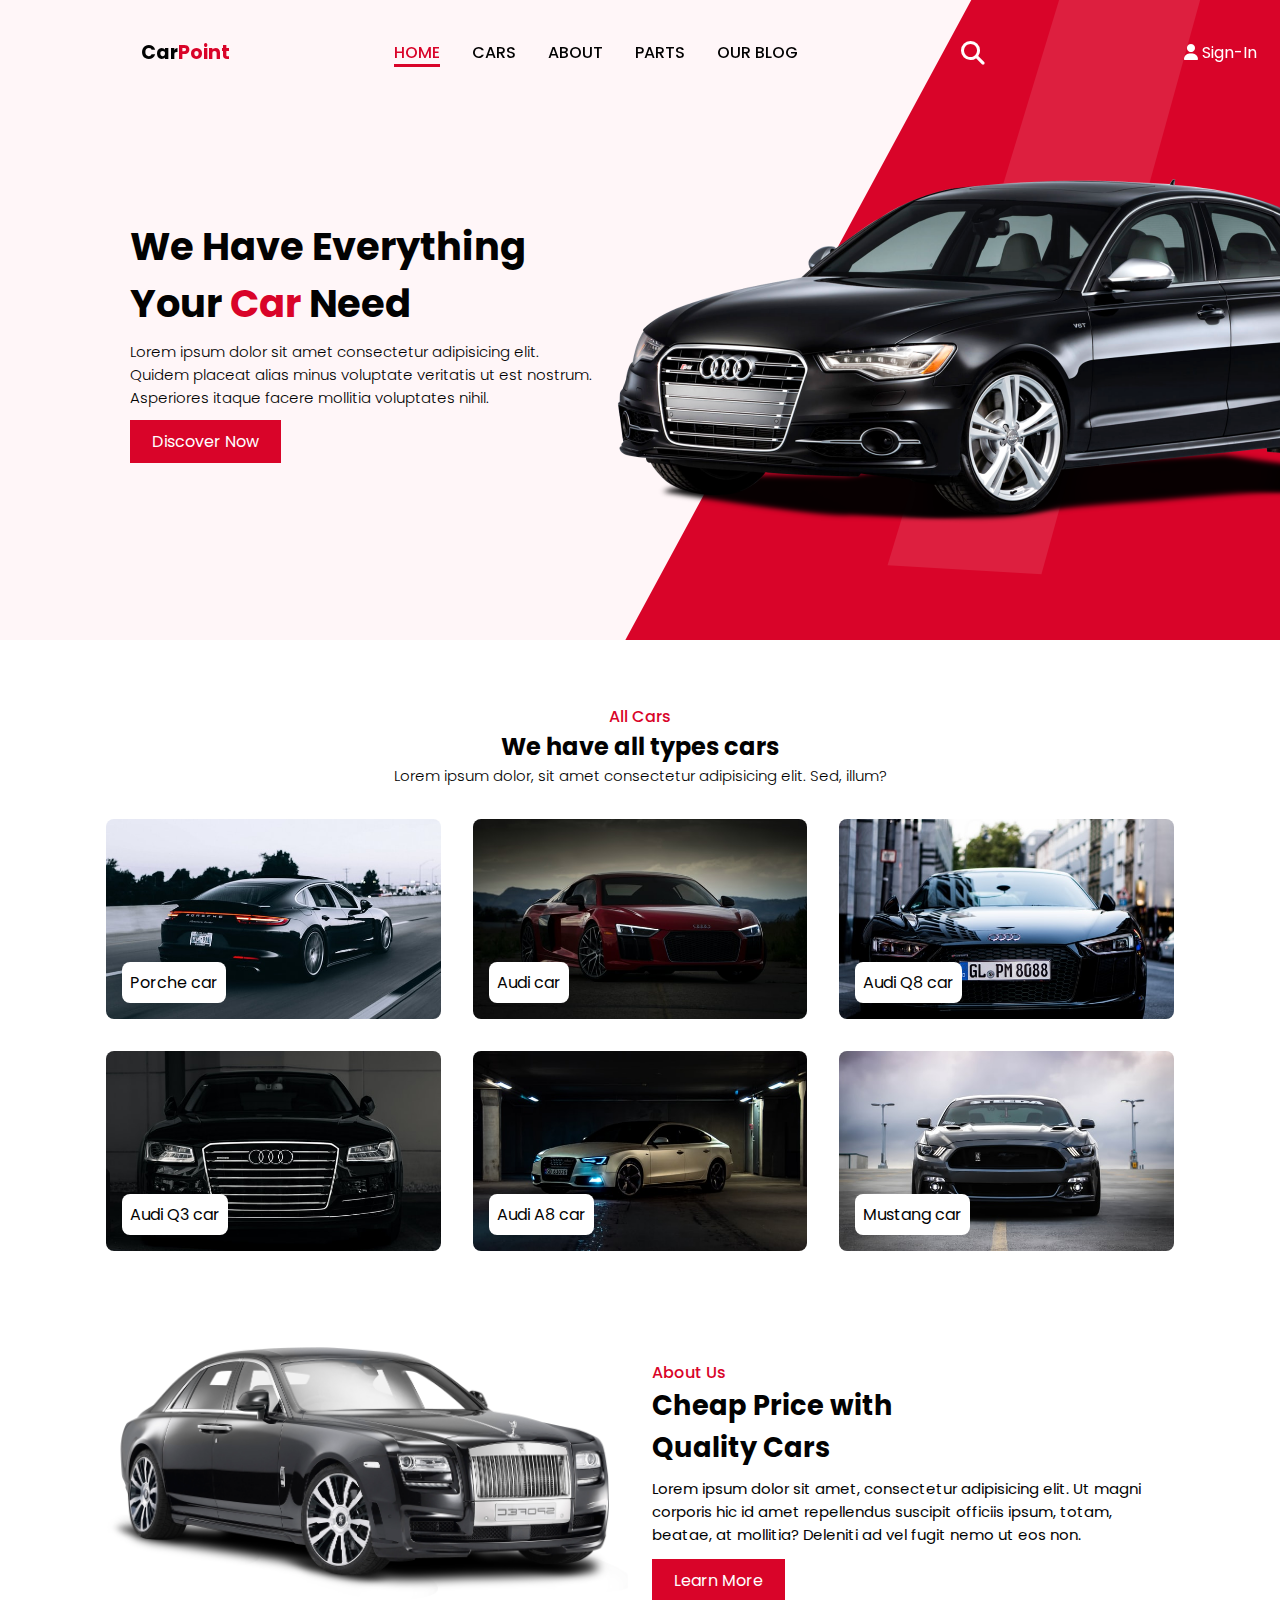
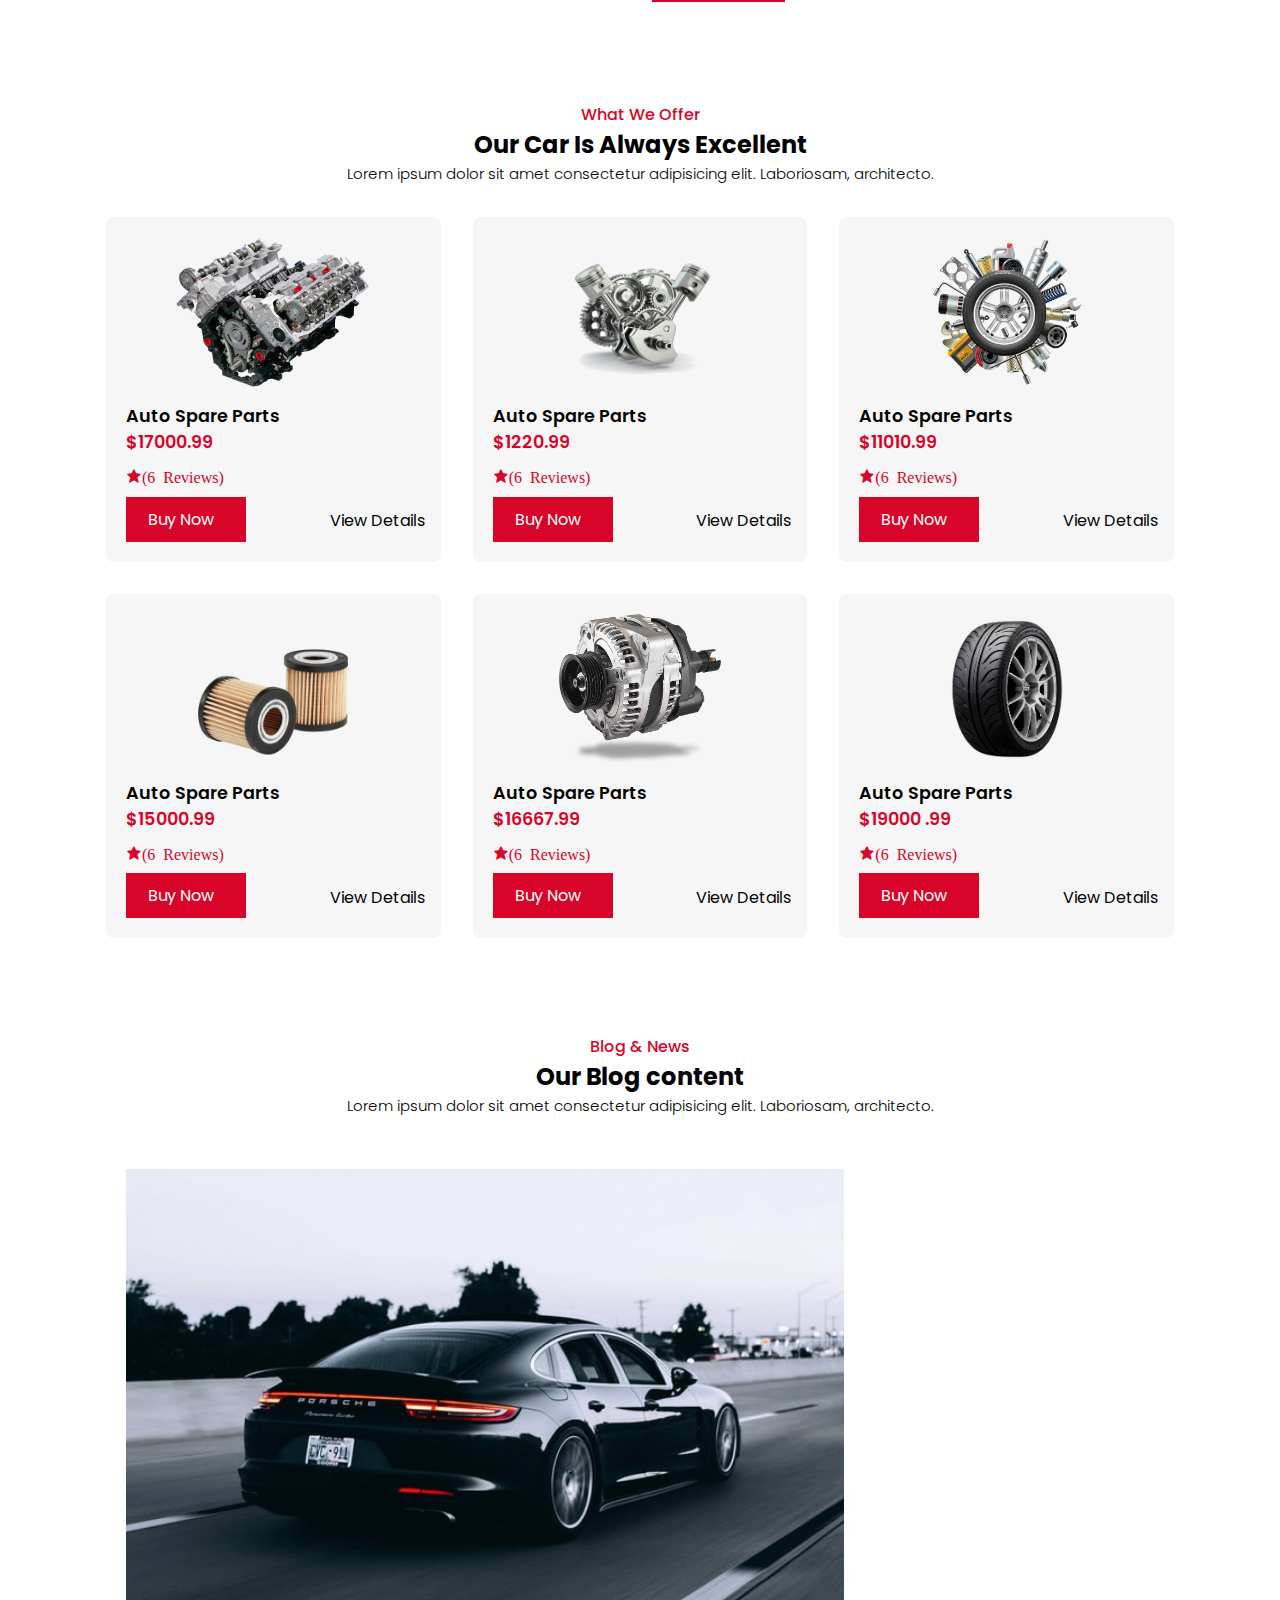
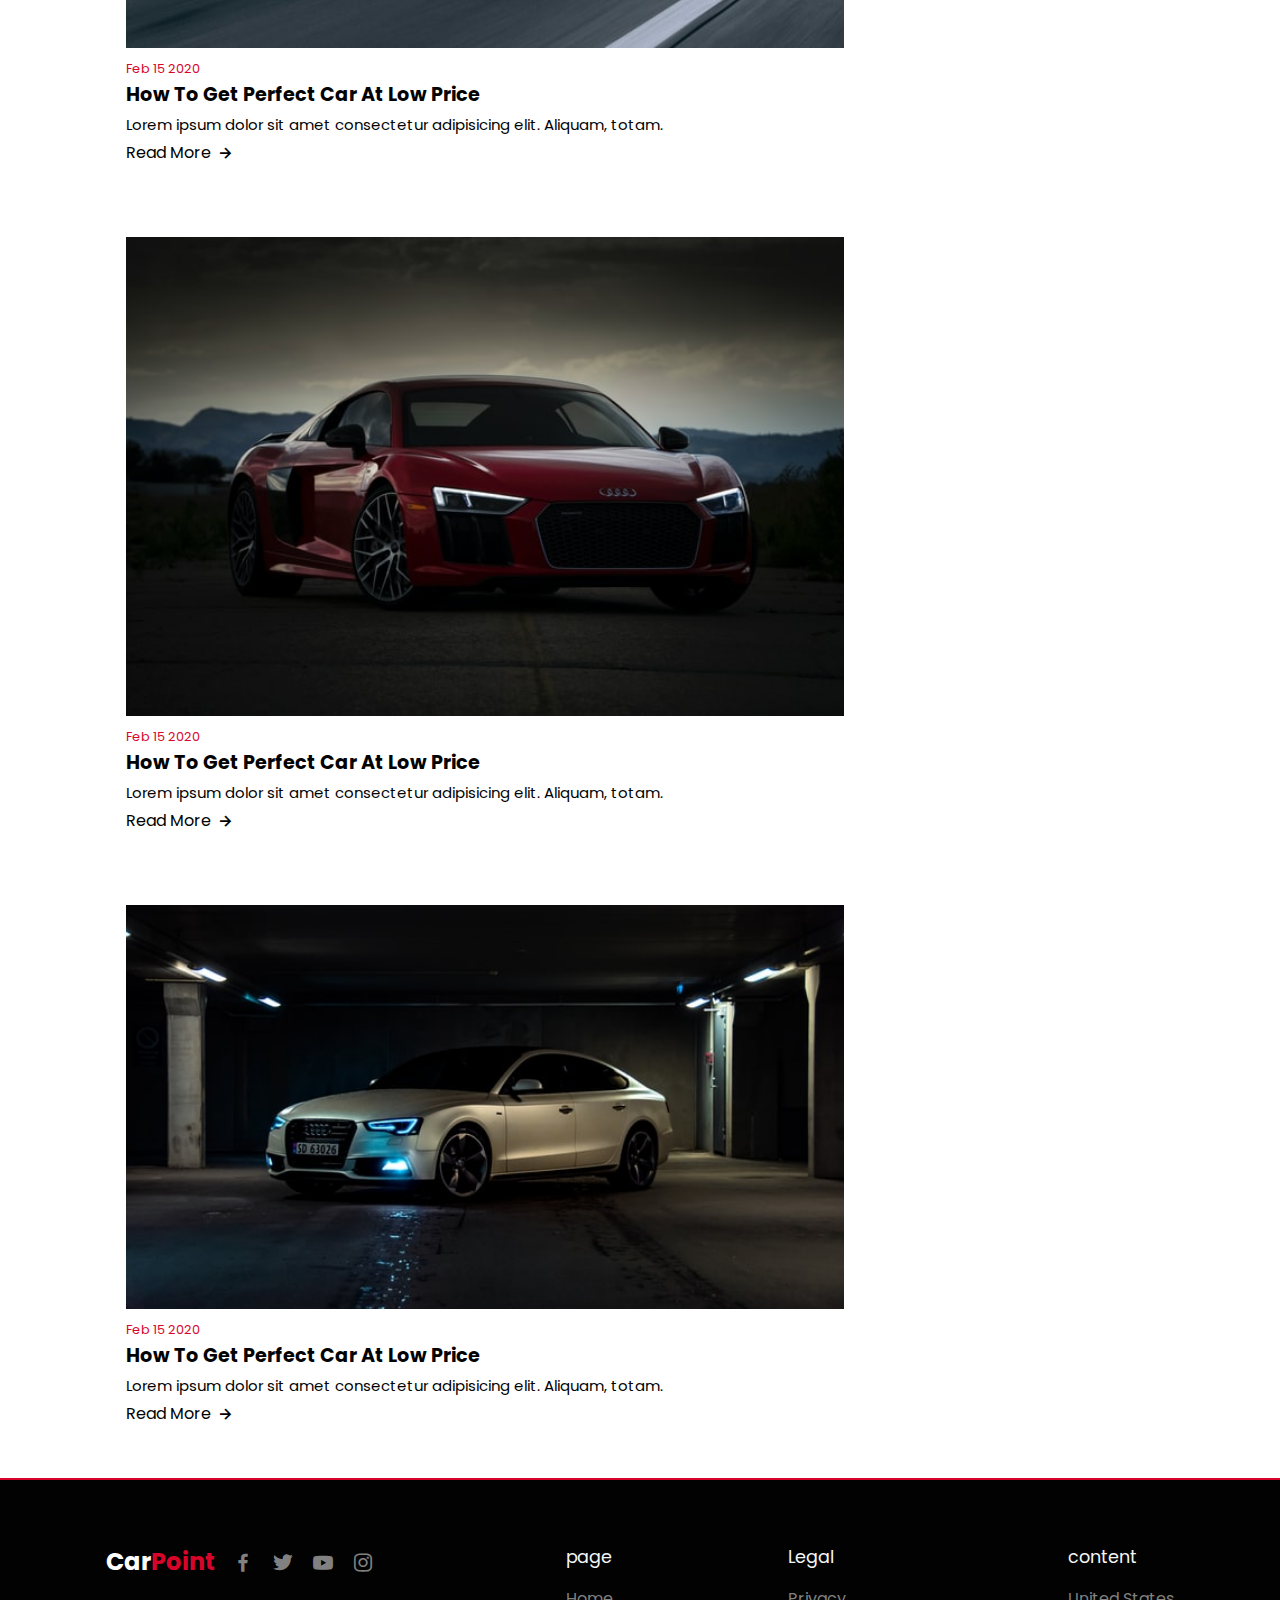
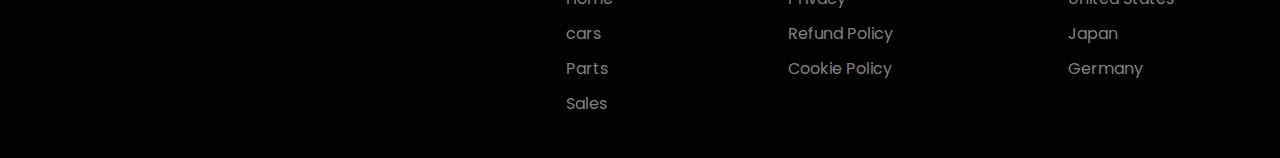
<file: index.html>
<!DOCTYPE html>
<html lang="en">

<head>
    <meta charset="UTF-8">
    <meta name="viewport" content="width=device-width, initial-scale=1.0">
    <title>Car sale website</title>
    <link rel="stylesheet" href="style.css">
    <!--Box icon-->
    <link href='https://unpkg.com/boxicons@2.1.4/css/boxicons.min.css' rel='stylesheet'>
    <link rel="stylesheet" href=" https://cdnjs.cloudflare.com/ajax/libs/font-awesome/6.5.1/css/all.min.css">
    <!-- <link rel="stylesheet" href="/bootstrap.min.css"> -->

</head>

<body>
    <!--Navbar-->
    <header>
        <!--Nav container-->
        <div class="nav container">
            <!--Manu icon-->
            <i class='bx bx-menu' id="menu-icon"></i>
            <!--Logo-->
            <a href="#" class="logo">Car<span>Point</span></a>
            <!--Nav list-->
            <ul class="navbar">
                <li><a href="#Home" class="active">Home</a></li>
                <li><a href="#Cars">Cars</a></li>
                <li><a href="#about">About</a></li>
                <li><a href="#Parts">Parts</a></li>
                <li><a href="#blog">Our Blog</a></li>


            </ul>
            <!--search icon-->
            <i class="fa fa-search" aria-hidden="true" id="search-icon"></i>
            <!-- <i class="bx bx-search" id="search-icon"></i> -->
            <!--search box-->
            <div class="search-box container">
                <input type="search" name="" id="" placeholder="search here...">
            </div>
            <div class="signin">
                <ul class="nav navbar-nav">
                    <li class="nav-item">
                        <a class="nav-link" href="/signin.html"><span class="fa fa-user"></span> Sign-In</a>
                    </li>
                </ul>
            </div>
        </div>
    </header>
    <!--Home-->
    <section class="home" id="home">
        <div class="home-text">
            <h1>We Have Everything <br>Your <span>Car</span> Need</h1>
            <p>Lorem ipsum dolor sit amet consectetur adipisicing elit. <br> Quidem placeat alias minus voluptate
                veritatis ut est nostrum.<br> Asperiores itaque facere mollitia voluptates nihil.</p>
            <!--Home button-->
            <a href="#" class="btn">Discover Now</a>
        </div>
    </section>

    <!--Cars section-->
    <section class="Cars" id="Cars">
        <div class="heading">
            <span>All Cars</span>
            <h2>We have all types cars</h2>
            <p>Lorem ipsum dolor, sit amet consectetur adipisicing elit. Sed, illum?</p>
        </div>
        <!--car container-->
        <div class="cars-container container">
            <!--box 1-->
            <div class="box">
                <img src="car1.jpg" alt="">
                <h2>Porche car</h2>
            </div>
            <!--box 2-->
            <div class="box">
                <img src="car2.jpg" alt="">
                <h2>Audi car</h2>
            </div>
            <!--box 3-->
            <div class="box">
                <img src="car3.jpg" alt="">
                <h2>Audi Q8 car</h2>
            </div>
            <!--box 4-->
            <div class="box">
                <img src="car4.jpg" alt="">
                <h2>Audi Q3 car</h2>
            </div>
            <!--box 5-->
            <div class="box">
                <img src="car5.jpg" alt="">
                <h2>Audi A8 car</h2>
            </div>
            <!--box 6-->
            <div class="box">
                <img src="car6.jpg" alt="">
                <h2>Mustang car</h2>
            </div>
        </div>
    </section>

    <!--About-->
    <section class="about container" id="about">
        <div class="about-img">
            <img src="img2.png" alt="">
        </div>

        <div class="about-text">
            <span>About Us</span>
            <h2>Cheap Price with <br>Quality Cars</h2>
            <p>Lorem ipsum dolor sit amet, consectetur adipisicing elit. Ut magni corporis hic id amet repellendus
                suscipit officiis ipsum, totam, beatae, at mollitia? Deleniti ad vel fugit nemo ut eos non.</p>

            <!--about button-->
            <a href="#" class="btn">Learn More</a>
        </div>
    </section>

    <!--Parts section-->
    <section class="Parts" id="Parts">
        <div class="heading">
            <span>What We Offer</span>
            <h2>Our Car Is Always Excellent</h2>
            <p>Lorem ipsum dolor sit amet consectetur adipisicing elit. Laboriosam, architecto.</p>
        </div>

        <!--parts container-->
        <div class="Parts-container container">
            <!--box 1-->
            <div class="box">
                <img src="part1.png" alt="">
                <h3>Auto Spare Parts</h3>
                <span>$17000.99</span>
                <i class='bx bxs-star'>(6 Reviews)</i>
                <a href="#" class="btn">Buy Now</a>
                <a href="#" class="details">View Details</a>
            </div>

            <!--box 2-->
            <div class="box">
                <img src="part2.png" alt="">
                <h3>Auto Spare Parts</h3>
                <span>$1220.99</span>
                <i class='bx bxs-star'>(6 Reviews)</i>
                <a href="#" class="btn">Buy Now</a>
                <a href="#" class="details">View Details</a>
            </div>

            <!--box 3-->
            <div class="box">
                <img src="part3.png" alt="">
                <h3>Auto Spare Parts</h3>
                <span>$11010.99</span>
                <i class='bx bxs-star'>(6 Reviews)</i>
                <a href="#" class="btn">Buy Now</a>
                <a href="#" class="details">View Details</a>
            </div>

            <!--box 4-->
            <div class="box">
                <img src="part4.png" alt="">
                <h3>Auto Spare Parts</h3>
                <span>$15000.99</span>
                <i class='bx bxs-star'>(6 Reviews)</i>
                <a href="#" class="btn">Buy Now</a>
                <a href="#" class="details">View Details</a>
            </div>

            <!--box 5-->
            <div class="box">
                <img src="part5.png" alt="">
                <h3>Auto Spare Parts</h3>
                <span>$16667.99</span>
                <i class='bx bxs-star'>(6 Reviews)</i>
                <a href="#" class="btn">Buy Now</a>
                <a href="#" class="details">View Details</a>
            </div>

            <!--box 6-->
            <div class="box">
                <img src="part6.png" alt="">
                <h3>Auto Spare Parts</h3>
                <span>$19000 .99</span>
                <i class='bx bxs-star'>(6 Reviews)</i>
                <a href="#" class="btn">Buy Now</a>
                <a href="#" class="details">View Details</a>
            </div>
        </div>
    </section>

    <!--blog container-->
    <section class="Blog" id="blog">
        <div class="heading">
            <span>Blog & News</span>
            <h2>Our Blog content</h2>
            <p>Lorem ipsum dolor sit amet consectetur adipisicing elit. Laboriosam, architecto.</p>
        </div>

        <div class="blog-container container">
            <!--box 1-->
            <div class="box">
                <img src="car1.jpg" alt="">
                <span>Feb 15 2020</span>
                <h3>How To Get Perfect Car At Low Price</h3>
                <p>Lorem ipsum dolor sit amet consectetur adipisicing elit. Aliquam, totam.</p>
                <a href="#" class="blog-btn">Read More <i class='bx bx-right-arrow-alt'></i></a>
            </div>

            <!--box 2-->
            <div class="box">
                <img src="car2.jpg" alt="">
                <span>Feb 15 2020</span>
                <h3>How To Get Perfect Car At Low Price</h3>
                <p>Lorem ipsum dolor sit amet consectetur adipisicing elit. Aliquam, totam.</p>
                <a href="#" class="blog-btn">Read More <i class='bx bx-right-arrow-alt'></i></a>
            </div>

            <!--box 3-->
            <div class="box">
                <img src="car5.jpg" alt="">
                <span>Feb 15 2020</span>
                <h3>How To Get Perfect Car At Low Price</h3>
                <p>Lorem ipsum dolor sit amet consectetur adipisicing elit. Aliquam, totam.</p>
                <a href="#" class="blog-btn">Read More <i class='bx bx-right-arrow-alt'></i></a>
            </div>
        </div>
    </section>

    <!--Footer-->
    <section class="footer">
        <div class="footer-container container">
            <div class="footer-box">
                <div class="social">
                    <a href="#" class="logo">Car<span>Point</span></a>
                    <a href="#"><i class='bx bxl-facebook'></i></a>
                    <a href="#"><i class='bx bxl-twitter'></i></a>
                    <a href="#"><i class='bx bxl-youtube'></i></a>
                    <a href="#"><i class='bx bxl-instagram'></i></a>
                </div>
            </div>
            <div class="footer-box">
                <h3>page</h3>
                <a href="#">Home</a>
                <a href="#">cars</a>
                <a href="#">Parts</a>
                <a href="#">Sales</a>
            </div>

            <div class="footer-box">
                <h3>Legal</h3>
                <a href="#">Privacy</a>
                <a href="#">Refund Policy</a>
                <a href="#">Cookie Policy</a>
            </div>

            <div class="footer-box">
                <h3>content</h3>
                <p>United States</p>
                <p>Japan</p>
                <p>Germany</p>
            </div>
        </div>
    </section>
    <!--Link js-->
    <script src="main.js"></script>
</body>

</html>
<script src="https://code.jquery.com/jquery-3.2.1.slim.min.js"></script>
<script src="https://cdn.jsdelivr.net/npm/popper.js@1.12.9/dist/umd/popper.min.js"></script>
<script src="https://cdn.jsdelivr.net/npm/bootstrap@4.0.0/dist/js/bootstrap.min.js"></script>
</file>
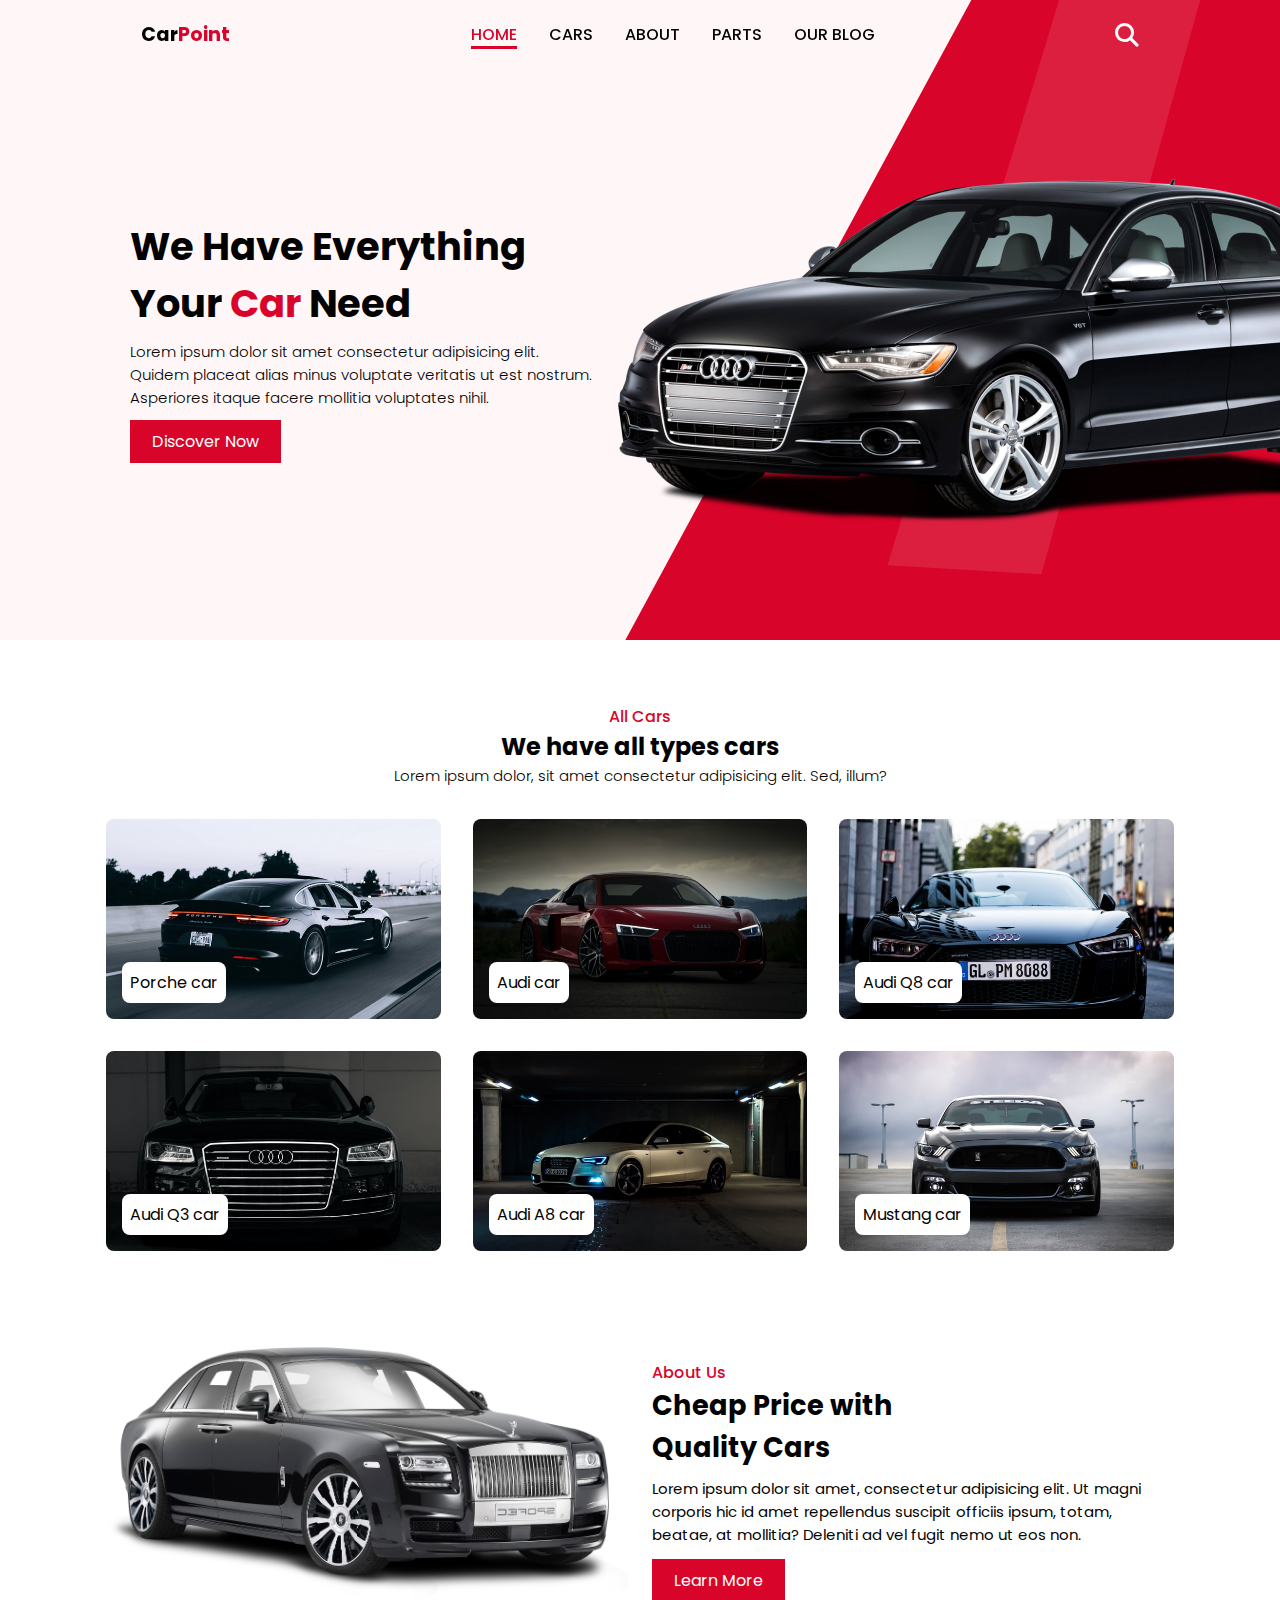
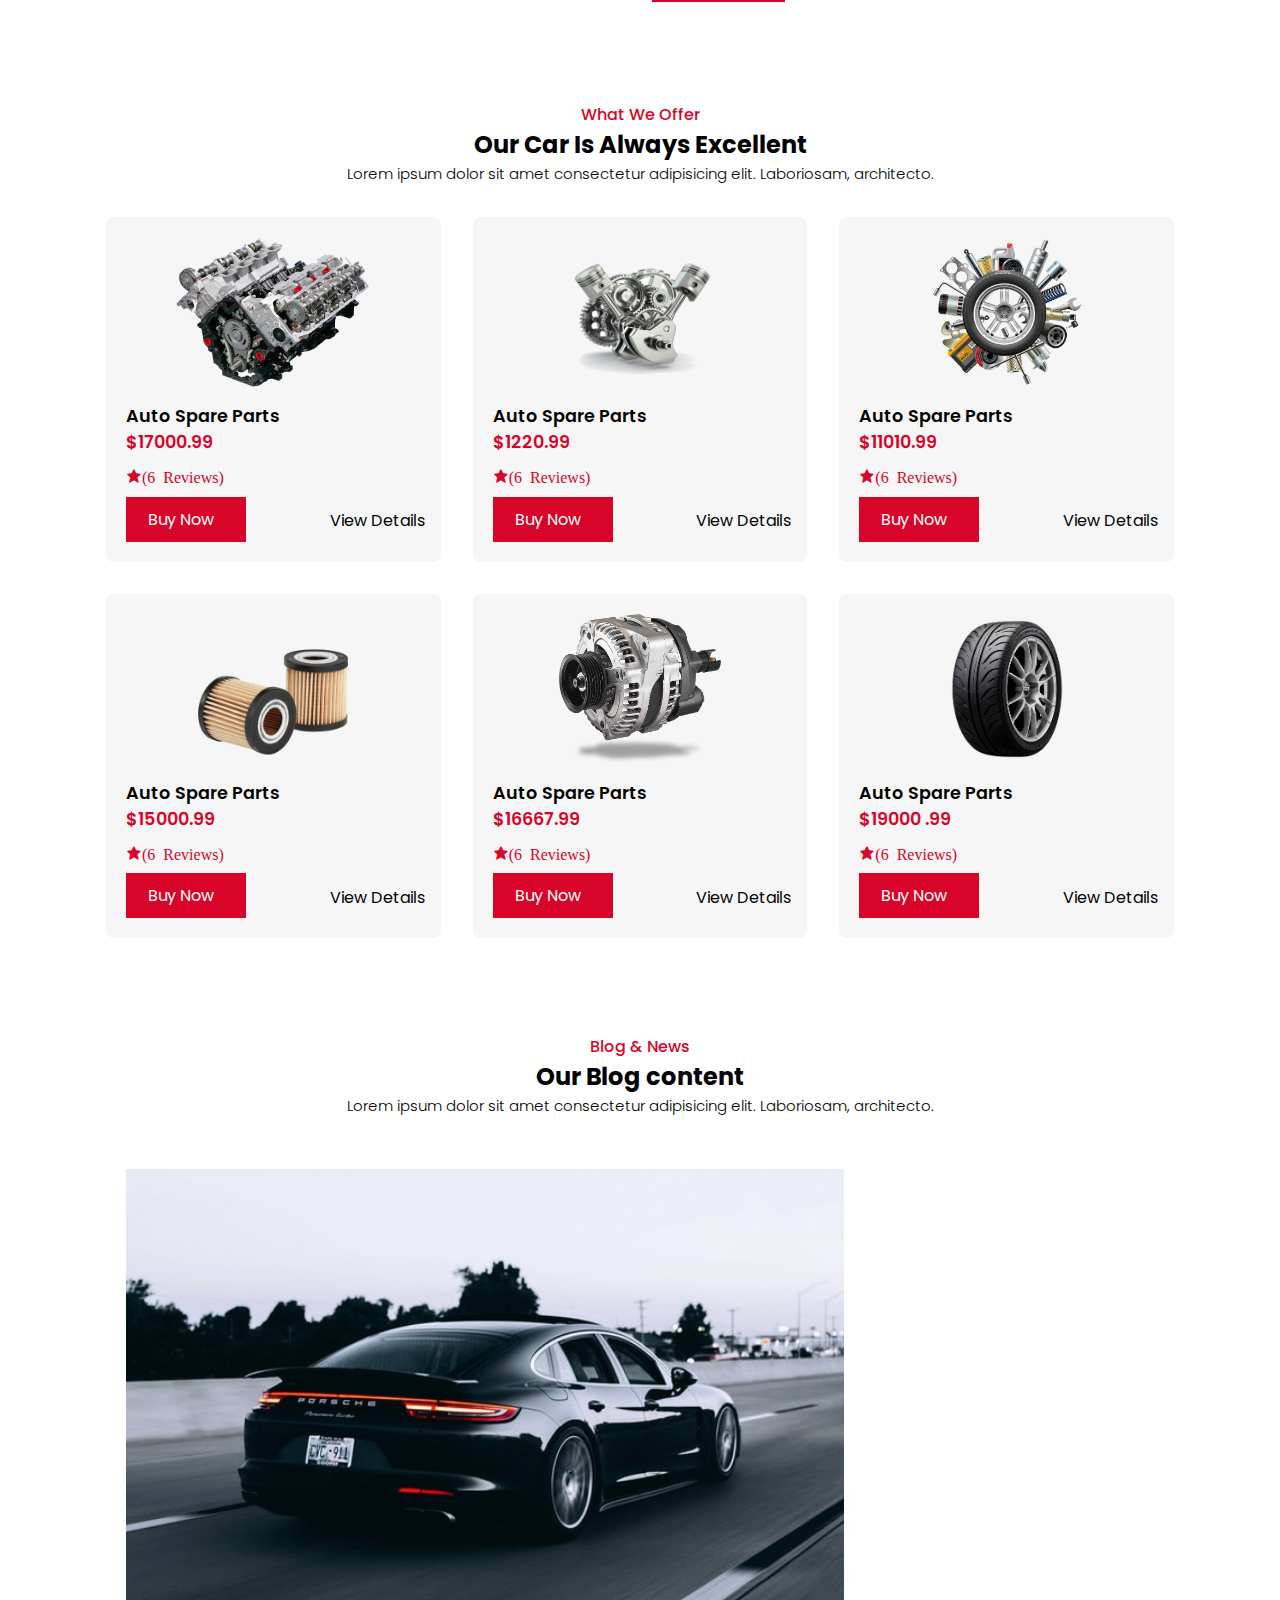
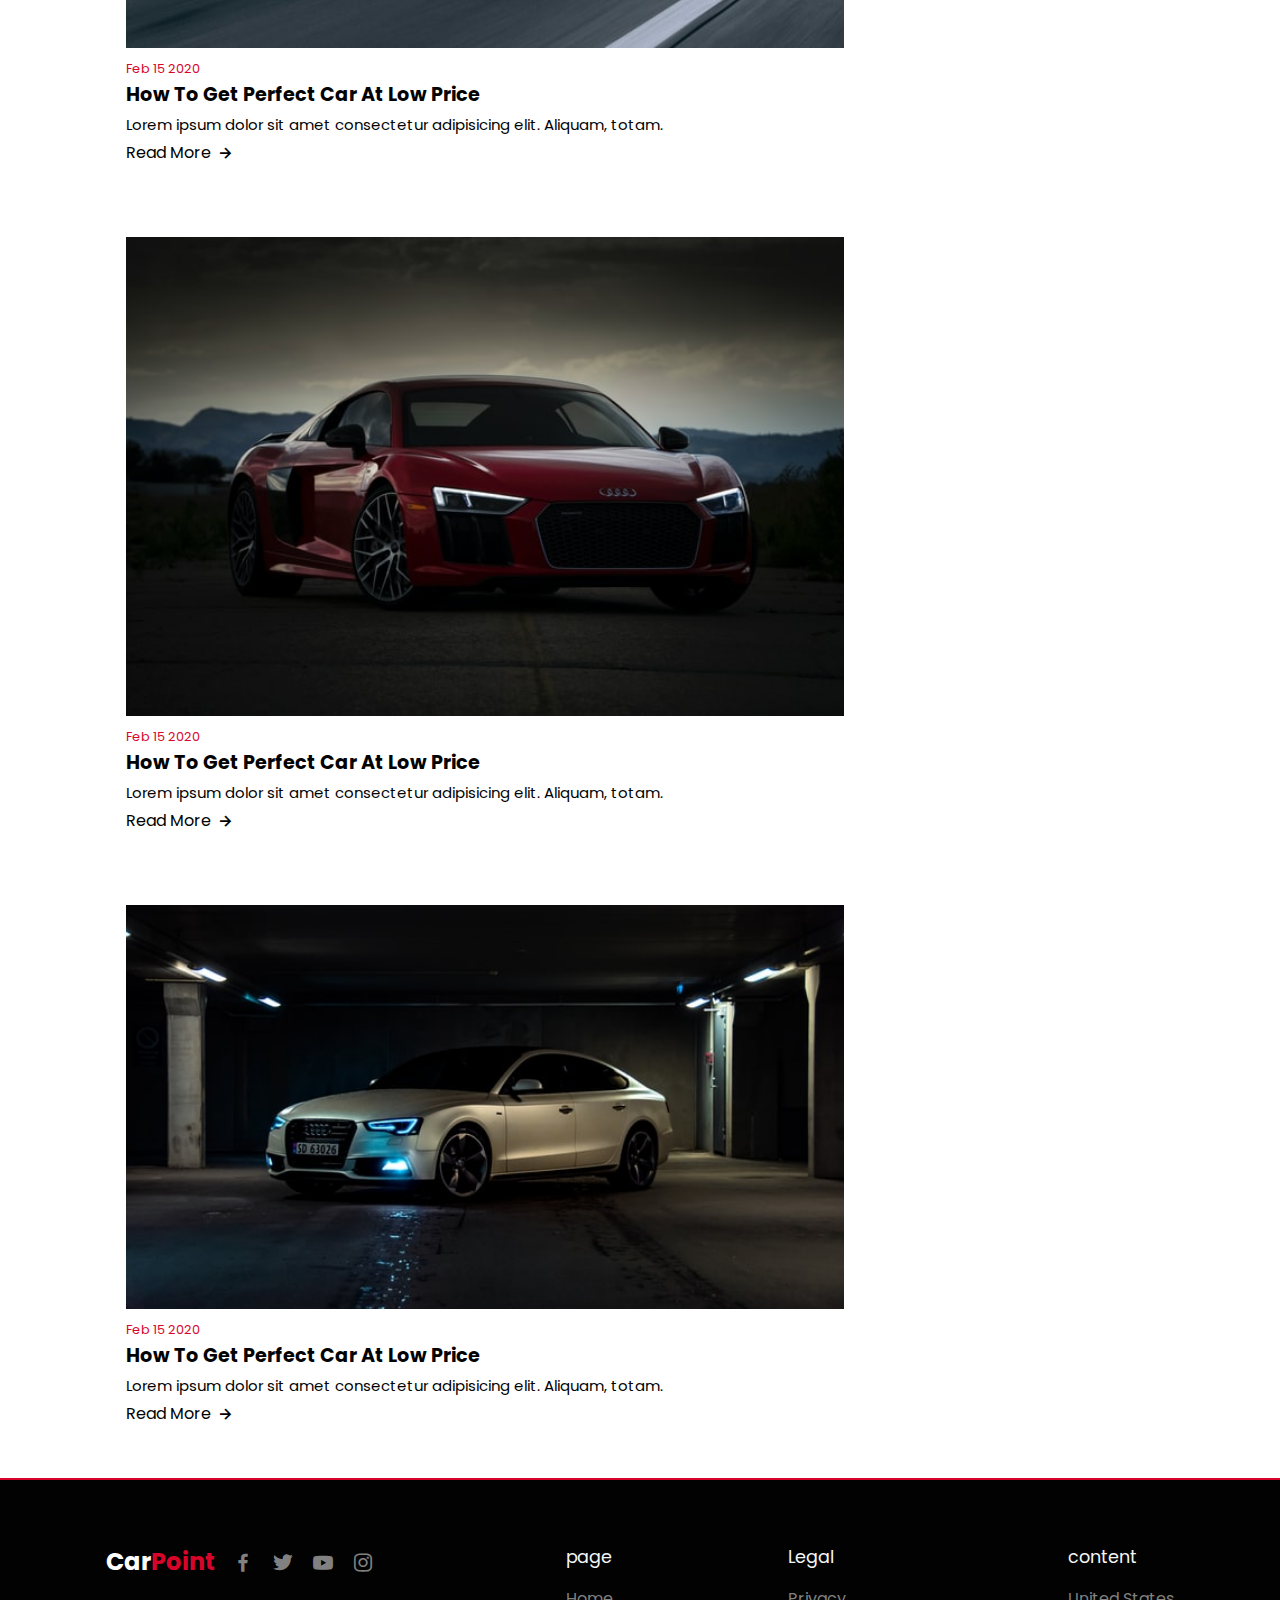
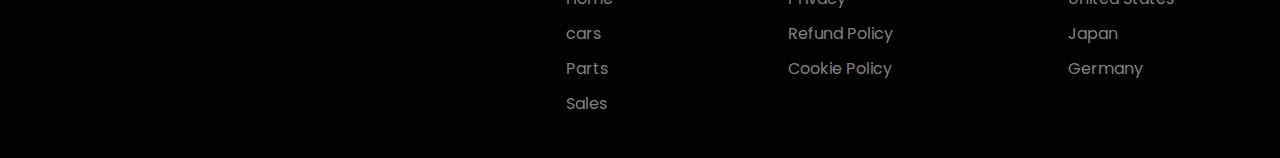
<file: home.html>
<!DOCTYPE html>
<html lang="en">

<head>
    <meta charset="UTF-8">
    <meta name="viewport" content="width=device-width, initial-scale=1.0">
    <title>Car sale website</title>
    <link rel="stylesheet" href="style.css">
    <!--Box icon-->
    <link href='https://unpkg.com/boxicons@2.1.4/css/boxicons.min.css' rel='stylesheet'>
    <link rel="stylesheet" href=" https://cdnjs.cloudflare.com/ajax/libs/font-awesome/6.5.1/css/all.min.css">
    <!-- <link rel="stylesheet" href="/bootstrap.min.css"> -->

</head>

<body>
    <!--Navbar-->
    <header>
        <!--Nav container-->
        <div class="nav container">
            <!--Manu icon-->
            <i class='bx bx-menu' id="menu-icon"></i>
            <!--Logo-->
            <a href="#" class="logo">Car<span>Point</span></a>
            <!--Nav list-->
            <ul class="navbar">
                <li><a href="#Home" class="active">Home</a></li>
                <li><a href="#Cars">Cars</a></li>
                <li><a href="#about">About</a></li>
                <li><a href="#Parts">Parts</a></li>
                <li><a href="#blog">Our Blog</a></li>


            </ul>
            <!--search icon-->
            <i class="fa fa-search" aria-hidden="true" id="search-icon"></i>
            <!-- <i class="bx bx-search" id="search-icon"></i> -->
            <!--search box-->
            <div class="search-box container">
                <input type="search" name="" id="" placeholder="search here...">
            </div>
        </div>
    </header>
    <!--Home-->
    <section class="home" id="home">
        <div class="home-text">
            <h1>We Have Everything <br>Your <span>Car</span> Need</h1>
            <p>Lorem ipsum dolor sit amet consectetur adipisicing elit. <br> Quidem placeat alias minus voluptate
                veritatis ut est nostrum.<br> Asperiores itaque facere mollitia voluptates nihil.</p>
            <!--Home button-->
            <a href="#" class="btn">Discover Now</a>
        </div>
    </section>

    <!--Cars section-->
    <section class="Cars" id="Cars">
        <div class="heading">
            <span>All Cars</span>
            <h2>We have all types cars</h2>
            <p>Lorem ipsum dolor, sit amet consectetur adipisicing elit. Sed, illum?</p>
        </div>
        <!--car container-->
        <div class="cars-container container">
            <!--box 1-->
            <div class="box">
                <img src="car1.jpg" alt="">
                <h2>Porche car</h2>
            </div>
            <!--box 2-->
            <div class="box">
                <img src="car2.jpg" alt="">
                <h2>Audi car</h2>
            </div>
            <!--box 3-->
            <div class="box">
                <img src="car3.jpg" alt="">
                <h2>Audi Q8 car</h2>
            </div>
            <!--box 4-->
            <div class="box">
                <img src="car4.jpg" alt="">
                <h2>Audi Q3 car</h2>
            </div>
            <!--box 5-->
            <div class="box">
                <img src="car5.jpg" alt="">
                <h2>Audi A8 car</h2>
            </div>
            <!--box 6-->
            <div class="box">
                <img src="car6.jpg" alt="">
                <h2>Mustang car</h2>
            </div>
        </div>
    </section>

    <!--About-->
    <section class="about container" id="about">
        <div class="about-img">
            <img src="img2.png" alt="">
        </div>

        <div class="about-text">
            <span>About Us</span>
            <h2>Cheap Price with <br>Quality Cars</h2>
            <p>Lorem ipsum dolor sit amet, consectetur adipisicing elit. Ut magni corporis hic id amet repellendus
                suscipit officiis ipsum, totam, beatae, at mollitia? Deleniti ad vel fugit nemo ut eos non.</p>

            <!--about button-->
            <a href="#" class="btn">Learn More</a>
        </div>
    </section>

    <!--Parts section-->
    <section class="Parts" id="Parts">
        <div class="heading">
            <span>What We Offer</span>
            <h2>Our Car Is Always Excellent</h2>
            <p>Lorem ipsum dolor sit amet consectetur adipisicing elit. Laboriosam, architecto.</p>
        </div>

        <!--parts container-->
        <div class="Parts-container container">
            <!--box 1-->
            <div class="box">
                <img src="part1.png" alt="">
                <h3>Auto Spare Parts</h3>
                <span>$17000.99</span>
                <i class='bx bxs-star'>(6 Reviews)</i>
                <a href="#" class="btn">Buy Now</a>
                <a href="#" class="details">View Details</a>
            </div>

            <!--box 2-->
            <div class="box">
                <img src="part2.png" alt="">
                <h3>Auto Spare Parts</h3>
                <span>$1220.99</span>
                <i class='bx bxs-star'>(6 Reviews)</i>
                <a href="#" class="btn">Buy Now</a>
                <a href="#" class="details">View Details</a>
            </div>

            <!--box 3-->
            <div class="box">
                <img src="part3.png" alt="">
                <h3>Auto Spare Parts</h3>
                <span>$11010.99</span>
                <i class='bx bxs-star'>(6 Reviews)</i>
                <a href="#" class="btn">Buy Now</a>
                <a href="#" class="details">View Details</a>
            </div>

            <!--box 4-->
            <div class="box">
                <img src="part4.png" alt="">
                <h3>Auto Spare Parts</h3>
                <span>$15000.99</span>
                <i class='bx bxs-star'>(6 Reviews)</i>
                <a href="#" class="btn">Buy Now</a>
                <a href="#" class="details">View Details</a>
            </div>

            <!--box 5-->
            <div class="box">
                <img src="part5.png" alt="">
                <h3>Auto Spare Parts</h3>
                <span>$16667.99</span>
                <i class='bx bxs-star'>(6 Reviews)</i>
                <a href="#" class="btn">Buy Now</a>
                <a href="#" class="details">View Details</a>
            </div>

            <!--box 6-->
            <div class="box">
                <img src="part6.png" alt="">
                <h3>Auto Spare Parts</h3>
                <span>$19000 .99</span>
                <i class='bx bxs-star'>(6 Reviews)</i>
                <a href="#" class="btn">Buy Now</a>
                <a href="#" class="details">View Details</a>
            </div>
        </div>
    </section>

    <!--blog container-->
    <section class="Blog" id="blog">
        <div class="heading">
            <span>Blog & News</span>
            <h2>Our Blog content</h2>
            <p>Lorem ipsum dolor sit amet consectetur adipisicing elit. Laboriosam, architecto.</p>
        </div>

        <div class="blog-container container">
            <!--box 1-->
            <div class="box">
                <img src="car1.jpg" alt="">
                <span>Feb 15 2020</span>
                <h3>How To Get Perfect Car At Low Price</h3>
                <p>Lorem ipsum dolor sit amet consectetur adipisicing elit. Aliquam, totam.</p>
                <a href="#" class="blog-btn">Read More <i class='bx bx-right-arrow-alt'></i></a>
            </div>

            <!--box 2-->
            <div class="box">
                <img src="car2.jpg" alt="">
                <span>Feb 15 2020</span>
                <h3>How To Get Perfect Car At Low Price</h3>
                <p>Lorem ipsum dolor sit amet consectetur adipisicing elit. Aliquam, totam.</p>
                <a href="#" class="blog-btn">Read More <i class='bx bx-right-arrow-alt'></i></a>
            </div>

            <!--box 3-->
            <div class="box">
                <img src="car5.jpg" alt="">
                <span>Feb 15 2020</span>
                <h3>How To Get Perfect Car At Low Price</h3>
                <p>Lorem ipsum dolor sit amet consectetur adipisicing elit. Aliquam, totam.</p>
                <a href="#" class="blog-btn">Read More <i class='bx bx-right-arrow-alt'></i></a>
            </div>
        </div>
    </section>

    <!--Footer-->
    <section class="footer">
        <div class="footer-container container">
            <div class="footer-box">
                <div class="social">
                    <a href="#" class="logo">Car<span>Point</span></a>
                    <a href="#"><i class='bx bxl-facebook'></i></a>
                    <a href="#"><i class='bx bxl-twitter'></i></a>
                    <a href="#"><i class='bx bxl-youtube'></i></a>
                    <a href="#"><i class='bx bxl-instagram'></i></a>
                </div>
            </div>
            <div class="footer-box">
                <h3>page</h3>
                <a href="#">Home</a>
                <a href="#">cars</a>
                <a href="#">Parts</a>
                <a href="#">Sales</a>
            </div>

            <div class="footer-box">
                <h3>Legal</h3>
                <a href="#">Privacy</a>
                <a href="#">Refund Policy</a>
                <a href="#">Cookie Policy</a>
            </div>

            <div class="footer-box">
                <h3>content</h3>
                <p>United States</p>
                <p>Japan</p>
                <p>Germany</p>
            </div>
        </div>
    </section>
    <!--Link js-->
    <script src="main.js"></script>
</body>

</html>
<script src="https://code.jquery.com/jquery-3.2.1.slim.min.js"></script>
<script src="https://cdn.jsdelivr.net/npm/popper.js@1.12.9/dist/umd/popper.min.js"></script>
<script src="https://cdn.jsdelivr.net/npm/bootstrap@4.0.0/dist/js/bootstrap.min.js"></script>
</file>
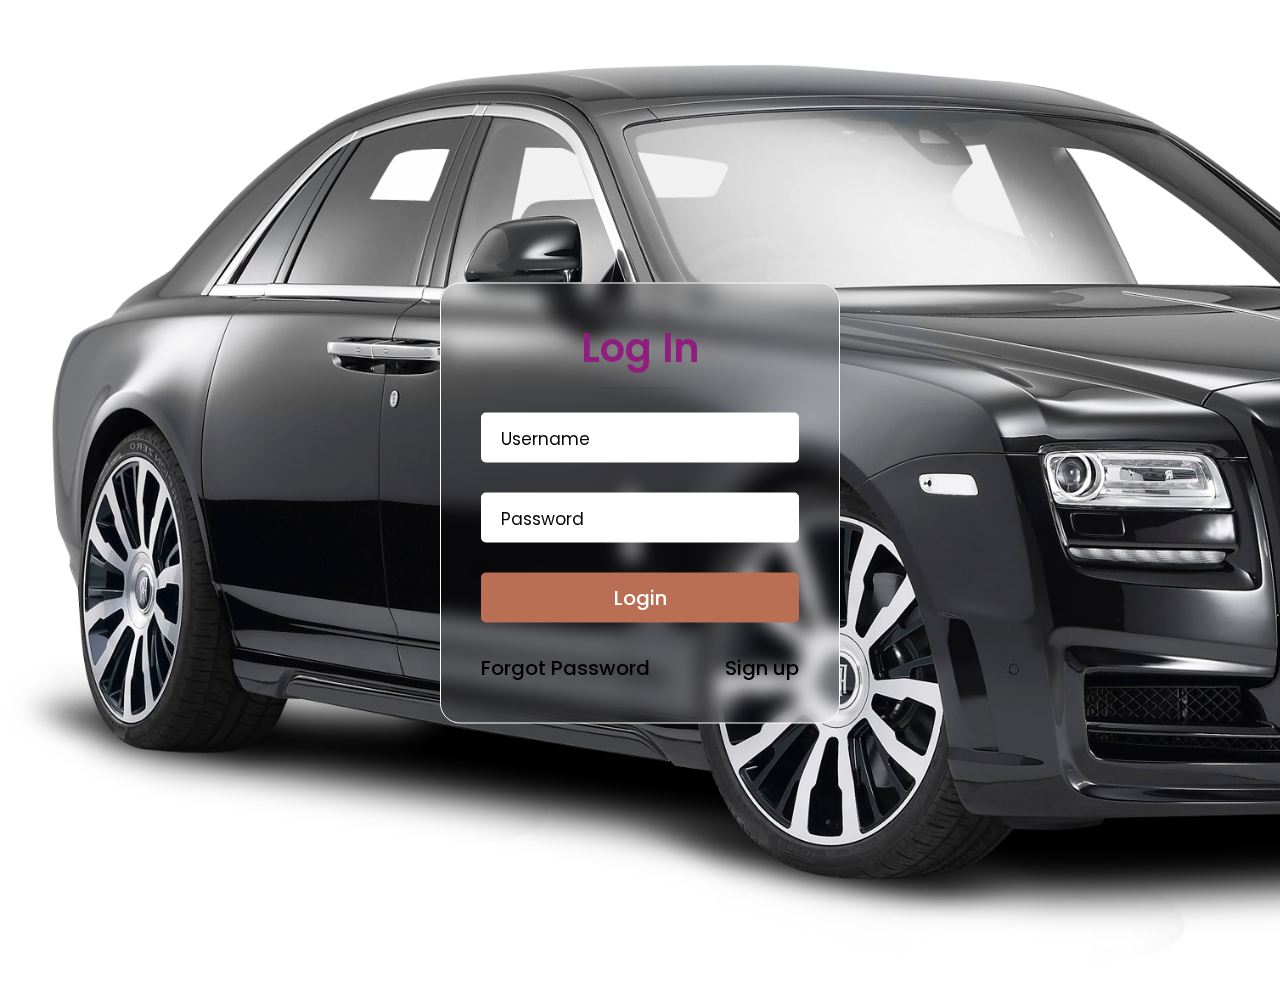
<file: signin.html>
<!DOCTYPE html>
<html lang="en">

<head>
    <meta charset="UTF-8">
    <link rel="shortcut icon" type="x-icon" href="/img/PI.png">
    <meta name="viewport" content="width=device-width, initial-scale=1.0">
    <title>PHD-Interior/LogIn</title>
    <link rel="stylesheet" href="index.html">
    <link rel="stylesheet" href="style.css">
    <link rel="stylesheet" href="https://cdn.jsdelivr.net/npm/bootstrap@4.0.0/dist/css/bootstrap.min.css">
    <link href="https://fonts.googleapis.com/css2?family=Ubuntu:wght@300&display=swap" rel="stylesheet">
</head>

<body>
    <section>
        <form action="home.html">
            <div class="img">
                <div class="login-form">
                    <div class="login">
                        <h2>Log In</h2>
                        <hr class="w-25 mx-auto pb-2 border-black">
                        <div class="inputbox">
                            <input type="text" placeholder="Username" required>
                        </div>
                        <div class="inputbox">
                            <input type="password" placeholder="Password" required>
                        </div>
                        <div class="inputbox">
                            <input type="submit" value="Login" id="btn" required>
                        </div>
                        <div class="bottom-content">
                            <a href="#">Forgot Password</a>
                            <a href="signup.html">Sign up</a>
                        </div>
                    </div>
                </div>
            </div>
        </form>
    </section>
</file>
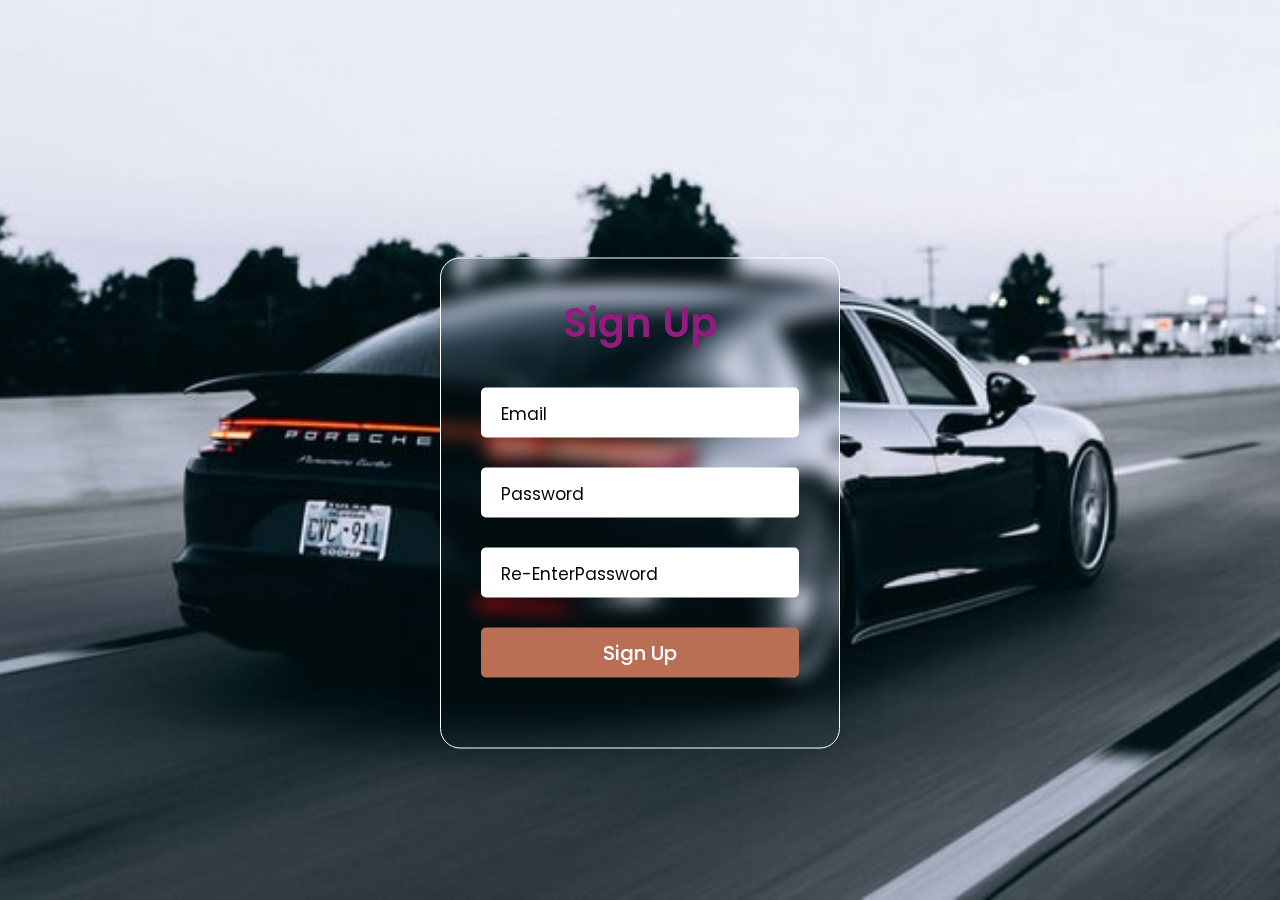
<file: signup.html>
<!DOCTYPE html>
<html lang="en">

<head>
    <meta charset="UTF-8">
    <link rel="shortcut icon" type="x-icon" href="/img/PI.png">
    <meta name="viewport" content="width=device-width, initial-scale=1.0">
    <title>PHD-Interior/Sign Up</title>
    <link rel="stylesheet" href="index.html">
    <link rel="stylesheet" href="style.css">
    <link rel="stylesheet" href="https://cdn.jsdelivr.net/npm/bootstrap@4.0.0/dist/css/bootstrap.min.css">
    <link href="https://fonts.googleapis.com/css2?family=Ubuntu:wght@300&display=swap" rel="stylesheet">
</head>

<body>
    <div class="img2">
        <form action="home.html">
            <div class="img2">
                <div class="login-form">
                    <div class="login">
                        <h2>Sign Up</h2>
                        <hr class="w-25 mx-auto pb-2 border-black">
                        <div class="inputbox">
                            <input type="email" placeholder="Email" required>
                        </div>
                        <div class="inputbox">
                            <input type="password" placeholder="Password" required>
                        </div>
                        <div class="inputbox">
                            <input type="password" placeholder="Re-Enter
Password" required>
                        </div>
                        <div class="inputbox">
                            <input type="submit" value="Sign Up" id="btn" required>
                        </div>
                    </div>
                </div>
            </div>
        </form>
    </div>
    <!-- ------------------------------------LINK OF JS-----------------------
----------------------->
    <script src="https://code.jquery.com/jquery-3.2.1.slim.min.js"></script>
    <script src="https://cdn.jsdelivr.net/npm/popper.js@1.12.9/dist/umd/popper.min.js"></script>
    <script src="https://cdn.jsdelivr.net/npm/bootstrap@4.0.0/dist/js/bootstrap.min.js"></script>
</body>

</html>
</file>
<file: style.css>
@import url('https://fonts.googleapis.com/css2?family=Josefin+Sans:wght@300&family=Poppins:wght@200;300;400;600;700&family=Ubuntu:wght@300&display=swap');
*{
    font-family: 'Poppins', sans-serif;
    margin: 0px;
    padding: 0px;
    scroll-padding-top: 1rem;
    scroll-behavior: smooth;
    list-style: none;
    text-decoration: none;
    box-sizing: border-box;
}

:root{
    --main-color: #d90429;
    --text-color: #020202;
    --bg-color: #fff;
}

section{
    padding: 4rem 0 2rem;
}

img{
    width: 100%;
}

body{
    color:var(--text-color) ;
}

.container{
    max-width: 1068px;
    margin-left: auto;
    margin-right: auto;
}

header{
    display: block;
    width: 100%;
    position: fixed;
    top: 0;
    left: 0;
    z-index: 100;
}

header.shadow{
    background: var(--bg-color);
    box-shadow: 4px 4px 20px rgb(15 54 55/ 10%);
    transition: 0.5s ease;
}

header.shadow #search-icon{
    color: var(--text-color);
}

.nav{
    display: flex;
    align-items: center;
    justify-content: space-between;
    padding: 20px 35px;
}

#menu-icon{
    font-size: 24px;
    cursor: pointer;
    color: var(--text-color);
    display: none;
}

.logo{
    font-size: 1.2rem;
    font-weight: 700;
    color: var(--text-color);
}

.logo span{
    color: var(--main-color);
}

.navbar{
    display: flex;
    column-gap: 2rem;
}

.navbar a{
    color: var(--text-color);
    font-size: 1rem;
    text-transform: uppercase;
    font-weight: 500;
}

.navbar a:hover,
.navbar .active{
    color: var(--main-color);
    border-bottom: 3px solid var(--main-color);
}

#search-icon{
    font-size: 24px;
    cursor: pointer;
    color: var(--bg-color);
}

.search-box{
    position: absolute;
    top: 110%;
    right: 0;
    left: 0;
    background-color: var(--bg-color);
    box-shadow: 4px 4px 20px rgb(15 54 55 / 10%);
    border: 1px solid var(--main-color);
    border-radius: 0.5rem;
    clip-path: circle(0% at 100% 0%);
}

.search-box.active{
    clip-path: circle(144% at 100% 0%);
}
.search-box input{
    width: 200%;
    padding: 20px;
    border: none;
    outline: none;
    background: transparent;
    font-size: 1rem;
}

.home{
    max-width: 1300px;
    margin: auto;
    width: 100%;
    min-height: 640px;
    display: flex;
    align-items: center;
   background: url(img.png);
    background-repeat: no-repeat;
    background-size: cover;
    background-position: center left;
}

.home-text{
    padding-left: 130px;
}

.home-text h1{
    font-size: 2.4rem;
}

.home-text span{
    color: var(--main-color);
}

.home-text p{
    font-size: 0.938rem;
    font-weight: 300;
    margin: 0.5rem 0 1.2rem;
}

.btn{
    padding: 10px 22px;
    background: var(--main-color);
    color: var(--bg-color);
    font-size: 400;
}

.btn:hover{
    background: #fd052f;
}

.heading{
    text-align: center;
}

.heading span{
    font-weight: 500;
    color: var(--main-color);
}

.heading p{
    font-size: 0.938rem;
    font-weight: 300;
}

.cars-container{
    display: flex;
    flex-wrap: wrap;
    gap: 2rem;
    margin-top: 2rem;
}

.cars-container .box{
    flex: 1 1 17rem;
    position: relative;
    height: 200px;
    border-radius: 0.5rem;
    overflow: hidden;
}

.cars-container .box img{
    width: 100%;
    height: 100%;
    object-fit: cover;
    overflow: hidden;
}

.cars-container .box img:hover{
    transform: scale(1.1);
    transition: 0.5s;
}

.cars-container .box h2{
    position: absolute;
    bottom: 1rem;
    left: 1rem;
    font-weight: 400;
    font-size: 1rem;
    background:var(--bg-color);
    padding: 8px;
    border-radius: 0.5rem;
}

.cars-container .box:hover h2{
    background: var(--main-color);
    color: var(--bg-color);
}

.about{
    display: flex;
    flex-wrap: wrap;
    align-items: center;
    gap: 1.5rem;
}

.about-img{
    flex: 1 1 21rem;
}
.about-text{
    flex: 1 1 21rem;
}

.about-text span{
    font-weight: 500;
    color: var(--main-color);
}

.about-text h2{
    font-size: 1.7rem;
}
.about-text p{
    font-size: 0.938rem;
    margin: 0.5rem 0 1.4rem;
}

.Parts-container{
    display: flex;
    flex-wrap: wrap;
    gap: 2rem;
    margin-top: 2rem;
}

.Parts-container .box{
    flex: 1 1 17rem;
    position: relative;
    padding: 20px;
    display: flex;
    flex-direction: column;
    background-color: #f6f6f6;
    border-radius: 0.5rem;
}

.Parts-container .box img{
    width: 100%;
    height: 150px;
    object-fit: contain;
    object-position: center;
    margin-bottom: 1rem;
}

.Parts-container .box h3{
    font-size: 1.1rem;
    font-weight: 600;
}
.Parts-container .box span{
    font-size: 1.1rem;
    font-weight: 600;
    color: var(--main-color);
}
.Parts-container .box .bx{
   color: var(--main-color);
   margin: 0.8rem 0;
}
.Parts-container .box .btn{
    max-width: 120px;
}

.Parts-container .box .details{
    display: flex;
    align-items: center;
    position: absolute;
    bottom: 1.8rem;
    right: 1rem;
    font-size: 1rem;
    color: var(--text-color);
}
.Parts-container .box .details:hover{
    color: var(--main-color);
    text-decoration: underline;
}

.blog-container{
    display: flex;
    flex-wrap: wrap;
    gap: 2rem;
    margin-top: 2rem;
}
.blog-container .box{
    flex: 1 1 13;
    padding: 20px;
}
.blog-container .box:hover{
    background: #f6f6f6;
}
.blog-container .box span{
    font-size: 0.8rem;
    color: var(--main-color);
}
.blog-container h3{
    font-size: 1.2rem;
}
.blog-container .box p{
    font-size: 0.938rem;
    margin: 4px 0;
}
.blog-container .box .blog-btn {
    display: flex;
    align-items: center;
    column-gap: 4px;
    color: var(--text-color);
}
.blog-container .box .blog-btn .bx{
    font-size: 20px;
}
.blog-container .box .blog-btn:hover{
    color: var(--main-color);
    column-gap: 0.7rem;
    transition: 0.4s;
}

.footer{
    background: var(--text-color);
    color: #f6f6f6;
    border-top: 2px solid var(--main-color);
}

.footer-container{
    display: flex;
    justify-content: space-between;
    gap: 1rem;
}
.footer-container .logo{
    color: var(--bg-color);
    margin-bottom: 1rem;
}
.footer-container .footer-box{
    display: flex;
    flex-direction: column;
}
.social{
    display: flex;
    align-items: center;
}
.social a{
    font-size: 24px;
    color: var(--bg-color);
    margin-right: 1rem;
}
.social a:hover{
    color: var(--main-color);
}
.footer-box h3{
    font-size: 1.1rem;
    font-weight: 400;
    margin-bottom: 1rem;
}
.footer-box a,
.footer-box p{
    color: #818181;
    margin-bottom: 10px;
}
.footer-box a:hover{
    color: var(--main-color);
}
.signin{
    margin-right: -153px;
}
.signin a{
    color: #fff;
}

/*Making Responsive*/
@media (max-width: 1080px) {
    .container{
        margin-left: 1rem;
        margin-right: 1rem;
    }
}
@media (max-width: 991px){
    .nav{
        padding: 15px 20px;
    }
    section{
        padding: 3rem 0 1rem;
    }
    .home-text{
        padding-left: 2rem;
    }
    .home-text h1{
        font-size: 2.1rem;
    }
}
@media (max-width: 920px){
    #search-icon{
        color: var(--text-color);
    }
}
@media (max-width: 768px){
    .search-box input{
        padding: 15px;
    }
    .nav{
        padding: 10px 0;
    }
    #menu-icon{
        display: initial;
    }
    .navbar{
        position: absolute;
        top: 100%;
        right: 0;
        left: 0;
        display: flex;
        flex-direction: column;
        background: var(--bg-color);
        row-gap: 0.5rem;
        text-align: center;
        box-shadow: 4px 4px 20px rgb(15 54 55 / 20%);
        clip-path: circle(0% at 0% 0%);
        transition: 0.6s;
    }
    .navbar a{
        display: block;
        padding: 15px;
    }
    .navbar a:hover,
    .navbar .active{
        border-bottom: none;
        background: var(--main-color);
        color: var(--bg-color);
    }
    .navbar .active{
        clip-path: circle(144% at 0% 0%);
    }
    .blog-container .box{
        padding: 4px;
    }
}
@media (max-width: 727px) {
    .heading span{
        font-size: 0.9rem;
    }
    .heading h2{
        font-size: 1.4rem;
    }
    .about{
        flex-direction: column-reverse;
    }
    .about-text{
        text-align: center;
    }
    .about-text h2{
        font-size: 1.4rem;
    }
}
@media (max-width: 607px) {
    .footer-container {
        display: grid;
        grid-template-columns: 1fr 1fr;
    }
}
@media (max-width: 350px) {
    .search-box input {
        padding: 11px;
    }
    .home{
        min-height: 500px;
    }
    .home-text h1{
        font-size: 2rem;
    }
    .home-text p br{
        display: contents;
    }
}


.img{
    background-image: url(/img2.png);
    background-size: cover;
    width: 100%;
    height: 100vh;
    /* background-position: 55%; */
    }

    .img2{
        background-image: url(/car1.jpg);
        background-size: cover;
        width: 100%;
        height: 100vh;
        background-position: 55%;
        }

    .left img{
    display: inline;
    position: absolute;
    left: 21px;
    height: 172px;
    width: 255px;
    padding-top: 25px;
    }
    .login{
    position: absolute;
    top: 50%;
    left: 50%;
    width: 400px;
    padding: 40px;
    margin-top: 53px;
    transform: translate(-50%, -50%);
    background: rgba(255, 255, 255, 0.25px);
    backdrop-filter: blur(9px);
    border: 1px solid #fff;
    border-bottom: 1px solid rgba(255, 255, 255, 0.5px);
    border-right: 1px solid rgba(255, 255, 255, 0.5px);
    border-radius: 20px;
    box-shadow: 0px 25px 50px rgba(0,0,0,0.1);
    }
    .login h2{
    width: 100%;
    margin-bottom: 15px;
    text-align: center;
    font-size: 2.5em;
    font-weight: 600;
    color:#911d7f;
    }
    .login .inputbox input{
    width: 100%;
    padding: 10px 20px;
    outline: none;
    font-size: 1.25em;
    color: rgb(9, 9, 9);
    border-radius: 5px;
    border: none;
    margin-bottom: 30px;
    }
    .login .inputbox input::placeholder{
    color: rgb(5, 5, 5);
    font-size: 17px;
    }
    #btn{
    position: relative;
    border: none;
    outline: none;
    color: white;
    background-color: rgb(186, 111, 84);
    font-size: 1.25em;
    font-weight: 500;
    transition: 0.5s;
    cursor: pointer;
    }
    #btn:hover{
    background-color: #692b27;
    transform: translateY(-3px);
    }
    .bottom-content{
    display: flex;
    justify-content: space-between;
    }
    .bottom-content a{
    font-size: 1.25em;
    color:black;
    font-weight: 500;
    text-decoration: none;
    }
    .bottom-content a:hover{
    color: whitesmoke;
    transform: translateY(-3px);
    }

    @media only screen and (max-width:400px) {
        .login{
            width: 345px;
        }

    }
</file>
